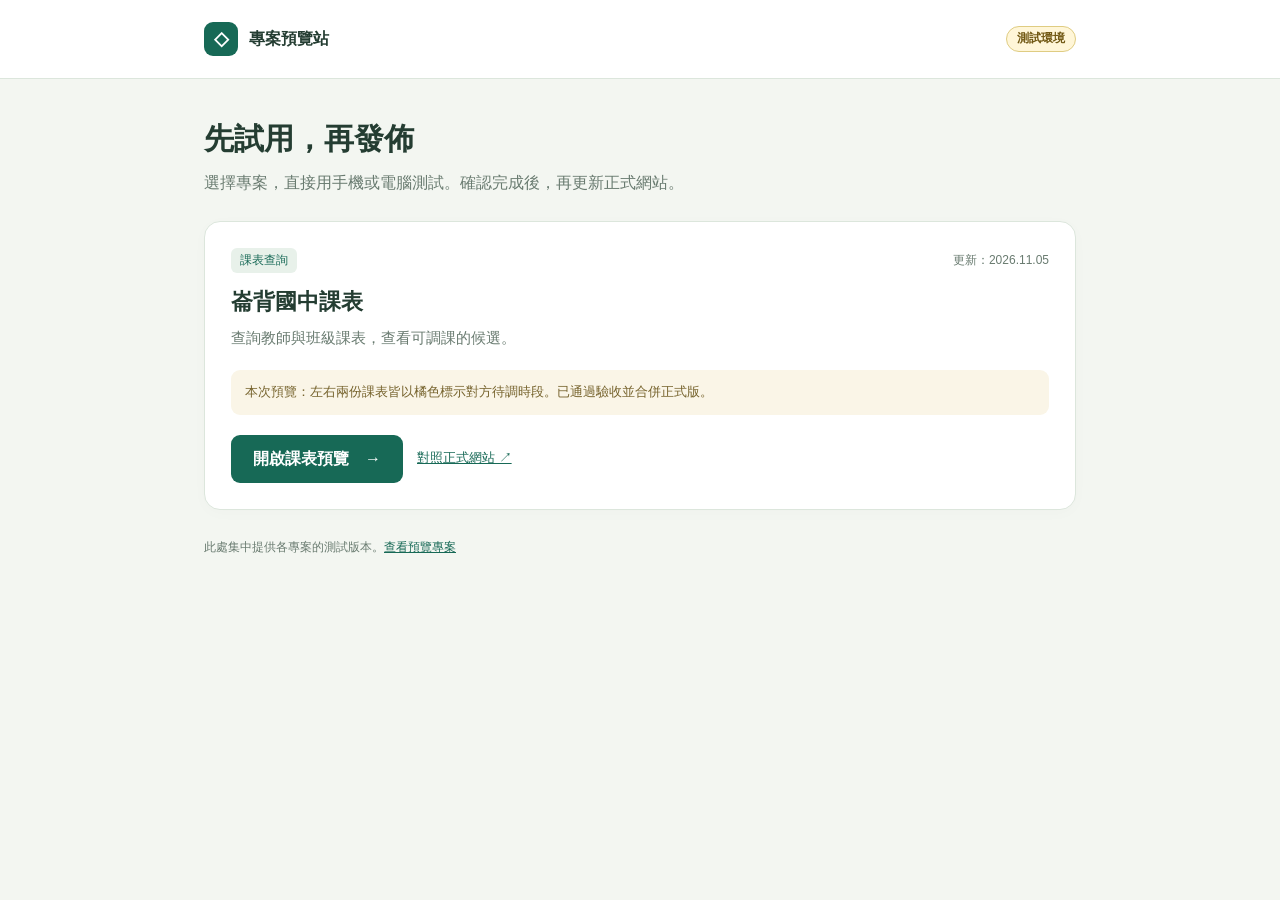
<file: index.html>
<!doctype html>
<html lang="zh-Hant"><head><meta charset="utf-8"><meta name="viewport" content="width=device-width,initial-scale=1"><meta name="robots" content="noindex,nofollow"><meta name="theme-color" content="#176956"><title>專案預覽站</title><style>
:root{color-scheme:light;--green:#176956;--ink:#243d32;--muted:#697b70;--line:#dce6dc}*{box-sizing:border-box}body{margin:0;background:#f3f6f1;color:var(--ink);font-family:-apple-system,BlinkMacSystemFont,"PingFang TC",sans-serif;line-height:1.6}header{background:#fff;border-bottom:1px solid var(--line)}.wrap{width:min(920px,100%);margin:auto;padding:22px 24px}.brand{display:flex;gap:11px;align-items:center;font-weight:650}.icon{display:grid;place-items:center;width:34px;height:34px;border-radius:9px;background:var(--green);color:white;font-size:19px}.label{font-size:12px;border:1px solid #dfcc82;color:#715813;background:#fff6d8;border-radius:20px;padding:2px 10px;margin-left:auto}main.wrap{padding-top:40px}h1{font-size:30px;line-height:1.35;margin:0 0 10px}p{color:var(--muted);margin:0 0 24px}.card{background:#fff;border:1px solid var(--line);border-radius:16px;padding:26px;margin-top:26px;box-shadow:0 3px 16px #23413705}.card-top{display:flex;align-items:center;gap:12px;justify-content:space-between}.tag{font-size:12px;border-radius:6px;background:#e8f1ea;color:var(--green);padding:3px 9px}h2{font-size:22px;line-height:1.4;margin:14px 0 8px}.card p{font-size:15px;margin-bottom:20px}.note{padding:12px 14px;border-radius:9px;background:#faf5e7;color:#76632d;font-size:13px;margin:0 0 20px}.actions{display:flex;flex-wrap:wrap;align-items:center;gap:14px}.button{display:inline-flex;justify-content:center;align-items:center;min-height:48px;padding:10px 22px;border-radius:9px;background:var(--green);color:#fff;text-decoration:none;font-weight:600}.button:hover{background:#105744}a:focus-visible{outline:3px solid #d3a527;outline-offset:4px}.secondary{font-size:13px;color:var(--green)}.date{font-size:12px;color:var(--muted)}footer{padding:28px 0;color:var(--muted);font-size:12px}footer a{color:var(--green)}@media(max-width:600px){.wrap{padding:18px}main.wrap{padding-top:28px}h1{font-size:27px}.card{padding:20px;margin-top:20px}.button{width:100%}.actions{gap:12px}h2{font-size:21px}}
</style></head><body><header><div class="wrap brand"><span class="icon" aria-hidden="true">◇</span><span>專案預覽站</span><span class="label">測試環境</span></div></header><main class="wrap"><h1>先試用，再發佈</h1><p>選擇專案，直接用手機或電腦測試。確認完成後，再更新正式網站。</p><article class="card"><div class="card-top"><span class="tag">課表查詢</span><span class="date">更新：2026.11.05</span></div><h2>崙背國中課表</h2><p>查詢教師與班級課表，查看可調課的候選。</p><div class="note">本次預覽：左右兩份課表皆以橘色標示對方待調時段。已通過驗收並合併正式版。</div><div class="actions"><a class="button" href="lunbei-timetable/">開啟課表預覽 <span aria-hidden="true">　→</span></a><a class="secondary" href="https://siuolhlw-oss.github.io/lunbei-timetable/" target="_blank" rel="noopener">對照正式網站 ↗</a></div></article><footer>此處集中提供各專案的測試版本。<a href="https://github.com/siuolhlw-oss/project-previews">查看預覽專案</a></footer></main></body></html>
</file>
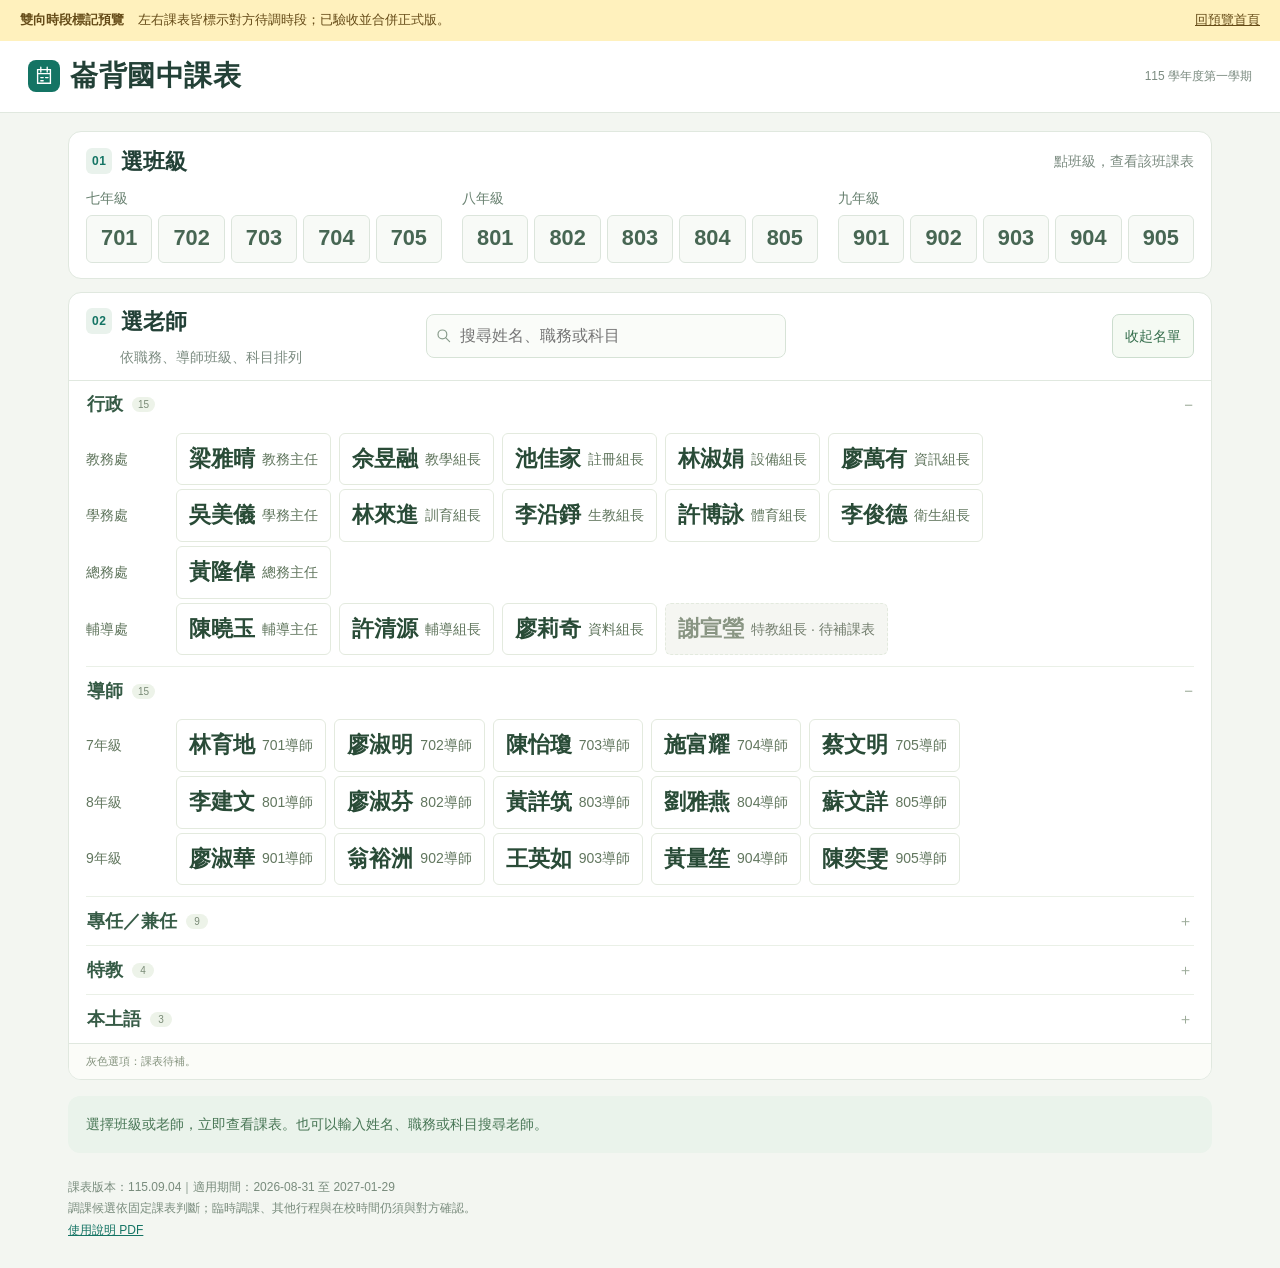
<file: lunbei-timetable/index.html>
<!doctype html>
<html lang="zh-Hant">
<head>
<meta charset="utf-8">
<meta name="viewport" content="width=device-width,initial-scale=1">
<meta name="description" content="崙背國中教師與班級課表查詢。手機單日與整週模式，並提供同班無衝堂的直接調課候選。">
<meta name="theme-color" content="#147464">
<title>預覽｜崙背國中課表</title>
<meta name="robots" content="noindex,nofollow">
<style>.preview-notice{padding:10px 20px;background:#fff1bd;color:#654b17;font:13px/1.6 -apple-system,BlinkMacSystemFont,"PingFang TC",sans-serif;display:flex;flex-wrap:wrap;gap:4px 14px;align-items:center}.preview-notice strong{font-size:13px}.preview-notice a{color:#654b17;margin-left:auto;white-space:nowrap}</style>
<link rel="icon" href="favicon.svg" type="image/svg+xml">
<link rel="stylesheet" href="style.css?v=20261104-type1">
<link rel="stylesheet" href="flow.css?v=20261104-marker1">
<link rel="stylesheet" href="candidate-preview.css?v=20261104-marker1">
<script defer src="config.js?v=20261104-reciprocal1"></script>
<script defer src="selection-data.js?v=20261104-role1"></script>
<script defer src="timetable-data.js"></script>
<script defer src="menu.js?v=20261104-search1"></script>
<script defer src="timetable-engine.js"></script>
<script defer src="candidate-preview.js?v=20261104-reciprocal1"></script>
<script defer src="app.js?v=20261104-week1"></script>
</head><body>
<aside class="preview-notice" aria-label="預覽版本說明"><strong>雙向時段標記預覽</strong><span>左右課表皆標示對方待調時段；已驗收並合併正式版。</span><a href="../">回預覽首頁</a></aside>
<header><div class="brand"><svg viewBox="0 0 40 40" fill="none" aria-hidden="true"><rect width="40" height="40" rx="10" fill="#147464"/><path d="M12 12h16v17H12zM12 17h16M16 9v6M24 9v6M16 22h3M22 22h3M16 26h3" stroke="white" stroke-width="1.7" stroke-linecap="round"/></svg>崙背國中課表</div><span class="semester" id="semester">115 學年度第一學期</span></header>
<main><section class="panel" aria-label="班級選單"><div class="panel-title"><div class="title"><span class="step">01</span>選班級</div><span class="hint">點班級，查看該班課表</span></div><div class="classes" id="classes"></div></section>
<section class="panel teacher-panel" aria-label="教師選單"><div class="teacher-head"><div><div class="title"><span class="step">02</span>選老師<span class="hint">依職務、導師班級、科目排列</span></div></div><div class="search"><svg viewBox="0 0 20 20" fill="none" aria-hidden="true"><circle cx="8" cy="8" r="5.5" stroke-width="1.5"/><path d="m12 12 5 5" stroke-width="1.5" stroke-linecap="round"/></svg><input id="teacher-search" type="search" aria-label="搜尋教師姓名、職務或科目" placeholder="搜尋姓名、職務或科目"></div></div><div class="teacher-sections" id="teacher-sections"></div><div class="no-results" role="status">找不到符合的老師，請試試姓名或職務。</div><div class="teacher-footer">灰色選項：課表待補。</div></section>
<section class="empty-state" id="empty-state">選擇班級或老師，立即查看課表。也可以輸入姓名、職務或科目搜尋老師。</section></main>
<footer class="site-footer"><div id="data-version">課表版本：115.09.04</div><div>調課候選依固定課表判斷；臨時調課、其他行程與在校時間仍須與對方確認。</div><a id="manual-link" href="user-manual.pdf" target="_blank" rel="noopener">使用說明 PDF</a></footer><noscript>請啟用瀏覽器的 JavaScript，才能查詢課表。</noscript></body></html>
</file>
<file: lunbei-timetable/style.css>
:root{--ink:#234137;--muted:#7b8b80;--green:#147464;--line:#e0e8df;--bg:#f3f6f1}*{box-sizing:border-box}body{margin:0;font:15px/1.5 -apple-system,BlinkMacSystemFont,"PingFang TC",sans-serif;background:var(--bg);color:var(--ink)}button,input{font:inherit}button{cursor:pointer}button:focus-visible,input:focus-visible,summary:focus-visible{outline:3px solid #69ae99;outline-offset:2px}header{height:59px;border-bottom:1px solid var(--line);background:white;padding:0 28px;display:flex;align-items:center;justify-content:space-between}.brand{display:flex;align-items:center;gap:10px;font-size:20px;font-weight:650;letter-spacing:.5px}.brand svg{width:32px;height:32px}.semester{font-size:12px;color:var(--muted)}main{padding:18px 28px 16px}.panel{background:white;border:1px solid var(--line);border-radius:13px;overflow:hidden}.panel-title{display:flex;justify-content:space-between;align-items:center;padding:13px 17px 10px;gap:12px}.title{display:flex;align-items:center;gap:9px;font-size:17px;font-weight:600}.step{font-size:11px;color:var(--green);background:#e9f2ec;border-radius:6px;padding:4px 6px;letter-spacing:.5px}.hint{font-size:12px;color:var(--muted)}.classes{display:flex;gap:23px;padding:0 17px 15px}.class-group{flex:1;display:flex;align-items:center;gap:10px}.class-label{font-size:12px;color:#688170;white-space:nowrap}.class-buttons{display:flex;flex:1;gap:5px}.class-button{border:1px solid #dce5dc;border-radius:6px;background:#f8faf7;color:#476653;font-size:14px;height:34px;flex:1;min-width:0}.class-button:hover,.teacher-button:hover{border-color:#89b6a2;background:#f0f7f1}.class-button.active,.teacher-button.active{background:var(--green);border-color:var(--green);color:white}.teacher-panel{margin-top:13px}.teacher-head{padding:12px 17px;display:flex;justify-content:space-between;align-items:center;border-bottom:1px solid var(--line);gap:14px}.teacher-head .hint{font-size:11px;margin-left:7px}.search{position:relative;width:260px}.search input{width:100%;height:36px;border:1px solid #d7e3d7;border-radius:8px;background:#fafcf9;padding:8px 10px 8px 33px;font-size:13px}.search svg{position:absolute;left:10px;top:10px;width:16px;height:16px;stroke:#899c8c}.teacher-sections{padding:0 17px}.group{border-bottom:1px solid #eaf0e7}.group:last-child{border-bottom:0}.group summary{cursor:pointer;list-style:none;display:flex;justify-content:space-between;align-items:center;padding:8px 1px;color:#365b46;font-size:13px;font-weight:600;min-height:35px}.group summary::-webkit-details-marker{display:none}.summary-left{display:flex;align-items:center;gap:9px}.subject-summary{display:block}.subject-summary>.summary-line{display:flex;align-items:center;gap:9px}.subject-summary small{display:block;font-size:10px;font-weight:400;color:#8c9a82;margin-top:4px;line-height:1.6}.count{background:#edf3e9;border-radius:15px;min-width:22px;padding:0 6px;font-size:10px;color:#7a8b77;font-weight:400;text-align:center}.group summary:after{content:'＋';color:#9baa98;font-size:15px;font-weight:400}.group[open] summary:after{content:'−'}.group-body{padding:0 0 7px}.teacher-row{display:flex;gap:10px;align-items:center;margin:4px 0;min-height:33px}.row-label{width:63px;flex-shrink:0;color:#8b9b89;font-size:11px}.people{display:flex;gap:6px;flex-wrap:wrap}.teacher-button{display:flex;align-items:center;gap:7px;min-height:32px;padding:5px 9px;border:1px solid #e3eade;border-radius:6px;background:#fff;color:#294b37;white-space:nowrap}.name{font-size:14px;font-weight:500}.role{font-size:10px;color:#91a18b}.active .role{color:#c9e7d7}.teacher-button.missing{color:#899583;background:#f5f6f2;border-style:dashed;cursor:not-allowed}.teacher-button.missing .role{color:#9da795}.subject-order{font-size:10px;color:#85937e;margin:0 1px 7px;line-height:1.6}.mini-note{font-size:11px;color:#9b8c67;background:#fbf8ef;border-radius:6px;padding:7px 9px;margin:4px 0 7px}.teacher-footer{border-top:1px solid var(--line);padding:9px 17px;font-size:11px;color:#879580;background:#fbfcf8}.result{display:flex;justify-content:space-between;align-items:center;margin-top:13px;border-radius:10px;padding:12px 16px;background:#e7f1e8;color:#426d50;font-size:13px}.result strong{font-size:15px;color:#2c6548}.preview-label{font-size:11px;color:#8a9885}.no-results{display:none;font-size:14px;padding:18px;color:var(--muted)}[hidden]{display:none!important}
@media(max-width:650px){header{height:62px;padding:0 18px}.brand{font-size:19px}.brand svg{width:29px}.semester{display:none}main{padding:16px}.panel-title{padding:13px 13px 9px}.title{font-size:17px}.panel-title .hint{font-size:10px}.classes{display:block;padding:0 13px 13px}.class-group{gap:8px;margin-top:8px}.class-label{font-size:11px;width:36px}.class-buttons{gap:5px}.class-button{height:36px;font-size:14px}.teacher-head{display:block;padding:13px}.teacher-head .hint{display:block;margin:2px 0 0 34px;font-size:10px}.search{width:100%;margin-top:12px}.search input{height:39px;font-size:14px}.search svg{top:12px}.teacher-sections{padding:0 13px}.group summary{min-height:47px;font-size:14px}.group-body{padding-bottom:8px}.teacher-row{display:block;margin:8px 0}.row-label{display:block;width:auto;margin-bottom:5px;font-size:11px}.people{gap:6px;display:grid;grid-template-columns:repeat(2,minmax(0,1fr))}.teacher-button{padding:8px 9px;min-height:45px;display:block;text-align:left}.name{display:block;font-size:14px}.role{display:block;font-size:10px;margin-top:2px}.subject-order{font-size:10px;margin-bottom:10px}.teacher-footer{padding:10px 13px;font-size:10px}.result{display:block;padding:12px 14px;font-size:12px}.result strong{display:block;margin-top:3px}.preview-label{display:block;font-size:10px;margin-top:5px}.mini-note{font-size:10px}}

.site-footer{max-width:1200px;margin:8px auto 26px;padding:0 28px;color:#788b7c;font-size:12px;line-height:1.8}.site-footer a{color:#147464}.empty-state{margin-top:16px;padding:18px;background:#eaf3eb;border-radius:12px;color:#487655;font-size:14px}main{max-width:1200px;margin:auto}header{gap:16px}.brand{white-space:nowrap}@media(max-width:650px){.site-footer{padding:0 16px}.brand{font-size:19px}}

/* Keep names readable on small screens; make room by reflowing controls. */
:root {
  --font-name: clamp(1.25rem, 1.2rem + .2vw, 1.375rem);
  --font-section: clamp(1.25rem, 1.15rem + .3vw, 1.375rem);
}
header { height: auto; min-height: 72px; padding-block: 12px; flex-wrap: wrap; }
.brand { font-size: clamp(1.5rem, 1.35rem + .6vw, 1.75rem); white-space: normal; }
.brand svg { flex-shrink: 0; }
.title { font-size: var(--font-section); flex-wrap: wrap; }
.panel-title { flex-wrap: wrap; gap: 6px 12px; }
.hint, .panel-title .hint { font-size: .875rem; }
.step { font-size: .75rem; }
.classes { display: grid; grid-template-columns: repeat(3, minmax(0, 1fr)); gap: 20px; }
.class-group { display: block; min-width: 0; }
.class-label { display: block; width: auto; margin-bottom: 6px; font-size: .875rem; }
.class-buttons { display: grid; grid-template-columns: repeat(auto-fit, minmax(min(100%, 2.75rem), 1fr)); gap: 6px; }
.class-button { font-size: var(--font-name); font-weight: 600; height: auto; min-height: 48px; padding: 6px 2px; }
.teacher-head { flex-wrap: wrap; }
.teacher-head > div:first-child { min-width: 0; }
.teacher-head .hint { flex-basis: 100%; margin: 0 0 0 34px; font-size: .875rem; font-weight: 400; }
.search { flex: 1 1 240px; max-width: 360px; }
.search input { min-height: 44px; height: auto; font-size: 1rem; }
.search svg { top: 14px; }
.group summary { font-size: 1.125rem; min-height: 48px; }
.row-label { width: 80px; font-size: .875rem; color: #61765e; }
.people { min-width: 0; flex: 1; gap: 8px; }
.teacher-button { min-width: 0; max-width: 100%; min-height: 48px; padding: 9px 12px; flex-wrap: wrap; white-space: normal; text-align: left; }
.name { font-size: var(--font-name); font-weight: 600; overflow-wrap: anywhere; }
.role { font-size: .875rem; color: #61765e; overflow-wrap: anywhere; }
.teacher-button.missing .role { color: #737e6e; }
@media (max-width: 999px) {
  .classes { grid-template-columns: minmax(0, 1fr); gap: 10px; }
}
@media (max-width: 650px) {
  .class-group { margin-top: 0; }
  .class-label { width: auto; }
  .teacher-head > div:first-child { flex: 1 1 150px; }
  .teacher-head .hint { margin-left: 0; }
  .search { max-width: none; margin-top: 0; }
  .row-label { width: auto; }
  .people { grid-template-columns: repeat(auto-fit, minmax(min(100%, 7rem), 1fr)); }
  .teacher-button { display: block; min-height: 76px; padding: 9px 10px; }
}
</file>
<file: lunbei-timetable/flow.css>
.teacher-toggle{margin-left:auto;padding:6px 12px;border:1px solid #ccddce;border-radius:7px;background:#f5faf3;color:#356e4c;white-space:nowrap;font-size:12px}.teacher-panel.collapsed #teacher-sections,.teacher-panel.collapsed .teacher-footer,.teacher-panel.collapsed .search,.teacher-panel.collapsed .teacher-head .hint{display:none}.teacher-panel.collapsed .teacher-head{border-bottom:0}.teacher-panel.collapsed .teacher-head:after{content:attr(data-selected);font-size:13px;color:#547c5c}.teacher-panel.collapsed .teacher-toggle{order:3}.result{display:none}
#schedule{margin-top:16px;scroll-margin-top:16px;background:#fff;border:1px solid var(--line);border-radius:13px;padding:18px}.schedule-head{display:flex;justify-content:space-between;align-items:flex-start;gap:12px}.schedule-head h2{margin:0;font-size:23px;line-height:1.35}.schedule-meta{font-size:11px;color:#8a9b87;margin:4px 0 0}.schedule-actions{display:flex;gap:6px}.schedule-actions button{border:1px solid #dae6d7;border-radius:7px;padding:7px 11px;font-size:12px;color:#4b7755;background:#fafcf8;white-space:nowrap}.schedule-helper{margin:14px 0 9px;font-size:12px;color:#73886f}.mode-controls{display:none}.week-table{border-collapse:separate;border-spacing:0;table-layout:fixed;width:100%;border:1px solid #e3ebdf;border-radius:8px;overflow:hidden}.week-table th{font-size:12px;font-weight:500;background:#f7faf4;color:#758b70;height:30px}.week-table th:first-child{width:60px}.week-table td{vertical-align:middle;border-top:1px solid #edf1e8;border-left:1px solid #edf1e8;padding:3px;height:46px}.week-table td:first-child{border-left:0;text-align:center;background:#fcfdf9;font-size:12px;color:#607f5b}.period-time{display:block;font-size:9px;color:#92a18b}.lesson-cell{width:100%;height:100%;min-height:38px;border:0;border-radius:5px;padding:4px 7px;background:#edf4fc;text-align:left;color:#3f6588;line-height:1.3}.lesson-cell strong{font-size:14px;font-weight:550;display:block}.lesson-cell small{display:block;font-size:11px;margin-top:2px;color:#718ba0}.lesson-cell:hover,.lesson-cell:focus-visible{background:#dfebf8}.lesson-cell.selected{background:#147464;color:white}.lesson-cell.selected small{color:#c4e5d6}.no-class{font-size:10px;color:#bac5b4;display:block;text-align:center}.lunch-row td{height:19px!important;min-height:0;padding:0;text-align:center!important;font-size:9px!important;background:#f6f8f0!important;color:#9cab91!important;letter-spacing:2px}.schedule-footer{font-size:11px;color:#94a18b;margin:10px 0 0}.weekday-buttons,.schedule-day{display:none}.candidate-panel{margin-top:16px;border:1px solid #cfe0cc;background:#f5faf2;border-radius:11px;padding:16px}.candidate-header{display:flex;justify-content:space-between;gap:10px}.candidate-header h3{margin:0;font-size:18px}.candidate-header button{border:0;background:none;color:#67895f;font-size:18px;min-width:32px}.selected-lesson{color:#68845d;font-size:12px;margin:5px 0 12px}.candidate-list{display:grid;grid-template-columns:repeat(3,minmax(0,1fr));gap:9px}.candidate-item{padding:12px;background:white;border:1px solid #dde8d6;border-radius:8px;font-size:13px}.candidate-item strong{display:block;font-size:14px;margin-bottom:4px}.candidate-item small{color:#8ba07f}.candidate-disclaimer{font-size:11px;color:#8a8f70;margin:12px 0 0}.candidate-empty{font-size:13px;color:#718761;line-height:1.7}
@media(max-width:650px){.teacher-head{display:flex;flex-wrap:wrap;align-items:center}.teacher-head>.search{flex-basis:100%}.teacher-panel.collapsed .teacher-head{padding:12px 13px}.teacher-panel.collapsed .teacher-head:after{display:none}.teacher-toggle{font-size:12px}.teacher-panel.collapsed{margin-top:10px}#schedule{padding:16px 12px;scroll-margin-top:12px}.schedule-head{display:block}.schedule-head h2{font-size:23px}.schedule-actions{margin-top:12px}.schedule-actions button{flex:1;min-height:36px}.schedule-meta{font-size:11px}.mode-controls{display:flex;gap:4px;padding:4px;margin:16px 0 12px;background:#eaf1e7;border-radius:9px}.mode-controls button{flex:1;min-height:35px;border:0;border-radius:6px;background:transparent;color:#6f8766;font-size:13px}.mode-controls button[aria-pressed=true]{background:#fff;color:#147464;box-shadow:0 1px 4px #24401812;font-weight:600}.schedule-helper{font-size:11px;margin-top:10px}.week-table th:first-child{width:33px}.week-table th{font-size:10px}.week-table td{height:50px;padding:2px}.lesson-cell{padding:3px 1px;text-align:center;min-height:44px}.lesson-cell strong{font-size:10px;overflow-wrap:anywhere}.lesson-cell small{font-size:10px}.period-time{font-size:8px}.no-class{font-size:9px}#schedule[data-mode=day] .week-table{display:none}#schedule[data-mode=day] .weekday-buttons{display:flex;gap:6px;margin:0 0 12px}#schedule[data-mode=day] .schedule-day{display:block}.weekday-buttons button{flex:1;border:1px solid #dbe6d5;border-radius:7px;background:white;padding:8px 0;color:#7d9473;font-size:13px}.weekday-buttons button[aria-pressed=true]{background:#147464;color:white;border-color:#147464}.day-slot{display:flex;gap:10px;align-items:center;margin:9px 0;min-height:62px}.day-slot-time{flex:0 0 47px;text-align:center;font-size:12px;color:#69815e}.day-slot-time small{display:block;font-size:9px;color:#a0ae94}.day-slot .lesson-cell{flex:1;min-height:62px;text-align:left;padding:10px 13px;border:1px solid #d7e6ef;border-radius:9px}.day-slot .lesson-cell strong{font-size:16px}.day-slot .lesson-cell small{font-size:12px}.day-empty{flex:1;border:1px dashed #dfe7d7;border-radius:9px;padding:15px;color:#a7b39d;font-size:12px}.candidate-list{grid-template-columns:1fr}.candidate-panel{padding:13px}.candidate-header h3{font-size:17px}.candidate-item strong{font-size:15px}}
@media(prefers-reduced-motion:reduce){html{scroll-behavior:auto}}

#schedule:focus{outline:none}

.schedule-actions{flex-wrap:wrap}.schedule-actions [data-return-class],.quick-nav [data-return-class]{background:#e7f3ed;border-color:#8ebca9;color:#165f4e;font-weight:600}.lesson-summary{display:flex;align-items:center;justify-content:space-between;gap:10px;margin-top:14px;padding:10px 12px;border:1px solid #cfe0d8;border-radius:8px;background:#f0f7f3}.lesson-summary p{margin:0;font-size:12px;color:#35634b}.lesson-summary button{flex-shrink:0;border:1px solid #a3c5b8;border-radius:6px;background:#fff;color:#165f4e;padding:8px 10px;font-size:12px;min-height:40px}.candidate-panel:focus{outline:none}.lesson-cell[aria-current=true]{box-shadow:inset 0 0 0 2px #095e50}
@media(max-width:650px){.schedule-actions [data-return-class]{flex-basis:100%}.lesson-summary{display:block}.lesson-summary button{margin-top:8px;width:100%}.quick-nav.has-class-origin{display:grid;grid-template-columns:repeat(2,minmax(0,1fr))}body.has-quick-nav.has-class-origin{padding-bottom:calc(138px + env(safe-area-inset-bottom))}}

.schedule-head h2{display:inline}.schedule-status{display:inline-block;vertical-align:middle;margin:0 0 3px 9px;padding:3px 8px;border-radius:20px;background:#fbefd7;color:#87601f;font-size:11px;white-space:nowrap}.schedule-notice{margin:12px 0 0;padding:9px 11px;border:1px solid #eddfbe;border-radius:8px;background:#fffbf2;color:#836e41;font-size:12px;line-height:1.6}.unknown-class{display:block;text-align:center;color:#8d897d;font-size:11px}.partial-lesson{cursor:default}.partial-lesson:hover{background:#edf4fc}@media(max-width:650px){.schedule-status{font-size:10px}.schedule-notice{font-size:11px}.unknown-class{font-size:10px}}

/* Blank daily cells retain their full slot height, without placeholder text. */
.day-empty { min-height: 62px; }
/* Keep navigation reachable below long timetable and candidate lists. */
.quick-nav{position:fixed;z-index:20;right:24px;bottom:16px;display:flex;gap:6px;padding:8px;border:1px solid var(--line);border-radius:12px;background:#fff;box-shadow:0 4px 24px #23413726}.quick-nav button{min-height:44px;padding:10px 14px;border:1px solid #d9e5d9;border-radius:8px;background:#f6faf4;color:#35634b;font-size:14px;white-space:nowrap}.quick-nav button[data-quick=teacher]{background:var(--green);border-color:var(--green);color:#fff;font-weight:600}body.has-quick-nav{padding-bottom:88px}
@media(max-width:650px){.quick-nav{left:0;right:0;bottom:0;padding:9px 12px calc(9px + env(safe-area-inset-bottom));border-radius:0;border-width:1px 0 0;gap:6px}.quick-nav button{flex:1;min-width:0;padding:10px 6px;font-size:13px}body.has-quick-nav{padding-bottom:calc(82px + env(safe-area-inset-bottom))}}

/* Larger labels and daily lessons; the dense weekly grid keeps its sizing. */
.schedule-head h2 { font-size: clamp(1.625rem, 1.5rem + .4vw, 1.875rem); overflow-wrap: anywhere; }
.teacher-toggle { font-size: .875rem; min-height: 44px; }
.teacher-panel.collapsed .teacher-head:after { font-size: 1rem; }
.schedule-actions button { font-size: 1rem; min-height: 44px; white-space: normal; }
.mode-controls button, .weekday-buttons button { font-size: 1rem; min-height: 44px; }
.quick-nav button { font-size: .9375rem; white-space: normal; }
body.has-quick-nav { padding-bottom: calc(4.5rem + 16px); }
@media (max-width: 650px) {
  .teacher-head > .search { order: 3; }
  .teacher-toggle { order: 2; }
  .day-slot .lesson-cell { min-width: 0; min-height: 74px; line-height: 1.45; }
  .day-slot .lesson-cell strong { font-size: 1.125rem; }
  .day-slot .lesson-cell small { font-size: 1rem; overflow-wrap: anywhere; }
  .day-slot-time { flex-basis: 52px; font-size: .875rem; }
  .day-slot-time small { font-size: .75rem; }
  .weekday-buttons { flex-wrap: wrap; }
  .weekday-buttons button { min-width: 2.5rem; }
  .quick-nav button { padding-inline: 4px; }
  body.has-quick-nav { padding-bottom: calc(5.5rem + env(safe-area-inset-bottom)); }
  body.has-quick-nav.has-class-origin { padding-bottom: calc(9rem + env(safe-area-inset-bottom)); }
}
</file>
<file: lunbei-timetable/candidate-preview.css>
.candidate-list { grid-template-columns: minmax(0, 1fr); gap: 12px; overflow-anchor: none; }
.candidate-item { min-width: 0; padding: 0; }
.candidate-item.is-expanded { border-color: #78ab97; box-shadow: 0 0 0 1px #78ab97; }
.candidate-toggle { width: 100%; display: flex; justify-content: space-between; align-items: center; gap: 12px; padding: 14px; border: 0; border-radius: 8px; background: #fff; color: var(--ink); text-align: left; }
.candidate-toggle:hover { background: #f0f7f3; }
.candidate-toggle[aria-expanded=true] { background: #e8f3ed; border-radius: 8px 8px 0 0; }
.candidate-summary { min-width: 0; overflow-wrap: anywhere; }
.candidate-summary strong { font-size: 1rem; }
.candidate-summary > span { display: block; font-size: 1.125rem; font-weight: 600; }
.candidate-summary small { display: block; font-size: .875rem; color: #60785b; margin-top: 4px; }
.candidate-toggle-state { flex: 0 0 4.5em; font-size: .875rem; color: #176b55; text-align: center; white-space: nowrap; }
.candidate-detail { padding: 14px; border-top: 1px solid #cfe0d8; background: #fcfefb; border-radius: 0 0 8px 8px; }
.candidate-comparison { display: grid; grid-template-columns: minmax(0, 1fr); gap: 16px; }
.candidate-comparison section { min-width: 0; }
.candidate-comparison h4 { font-size: 1.25rem; margin: 2px 0 6px; overflow-wrap: anywhere; }
.compare-role { margin: 0; font-size: .875rem; color: #547661; }
.compare-lesson { margin: 0 0 12px; font-size: .875rem; color: #456c55; overflow-wrap: anywhere; }
.comparison-target .compare-lesson { display: none; }
.compare-source-summary { margin: 12px 0; padding: 12px; border: 1px solid #ddb466; border-radius: 9px; background: #fff3d7; color: #75460d; overflow-wrap: anywhere; }
.compare-source-summary b { display: block; font-size: 1rem; }
.compare-source-summary strong { margin: 3px 0; font-size: 1.25rem; }
.compare-source-summary p { margin: 0 0 10px; font-size: 1.0625rem; }
.compare-source-summary button { width: 100%; min-height: 44px; padding: 8px; font-size: 1.0625rem; border: 1px solid #bd9147; border-radius: 6px; background: #fffaf0; color: #75460d; }
.comparison-source, .comparison-target .compare-week { display: none; }
.candidate-mode-controls, .candidate-day-buttons { display: flex; gap: 5px; margin: 10px 0; flex-wrap: wrap; }
.candidate-mode-controls button, .candidate-day-buttons button { flex: 1; min-height: 44px; padding: 7px 3px; border: 1px solid #cbdcce; border-radius: 6px; color: #456c55; background: #fff; font-size: 1rem; }
.candidate-mode-controls button { min-width: 5em; }
.candidate-day-buttons button { min-width: 2.5em; }
.candidate-mode-controls button[aria-pressed=true], .candidate-day-buttons button[aria-pressed=true] { color: #fff; background: #147464; border-color: #147464; }
.candidate-day-buttons .has-origin-day { border: 2px solid #bd9147; }
.candidate-day-buttons small { display: block; font-size: .625rem; color: #8a591b; }
.candidate-day-buttons [aria-pressed=true] small { color: #fff1cd; }
.compare-legend { display: flex; gap: 4px 12px; flex-wrap: wrap; margin: 10px 0; color: #60715b; font-size: .75rem; }
.compare-legend i { display: inline-block; width: .75em; height: .75em; margin-right: 4px; border-radius: 2px; }
.legend-picked { background: #147464; }
.legend-origin { background: #fff0cc; border: 1px dashed #b26d10; }
.compare-day-title { font-size: 1rem; margin: 12px 0 6px; }
.compare-day-row { display: flex; align-items: stretch; gap: 8px; margin: 8px 0; }
.compare-time { flex: 0 0 3.5em; align-self: center; font-size: .875rem; color: #60785b; text-align: center; }
.compare-time small { display: block; font-size: .75rem; }
.compare-course { min-width: 0; padding: 8px; background: #edf4fc; color: #3f6588; border-radius: 5px; overflow-wrap: anywhere; }
.compare-course strong { display: block; font-size: 1rem; margin: 0; font-weight: 600; }
.compare-course small { display: block; font-size: .875rem; color: #607b90; }
.compare-day-row .compare-course, .compare-day-row .compare-empty { flex: 1; }
.compare-day-row .compare-course { padding: 10px; }
.compare-day-row .compare-course strong { font-size: 1.125rem; }
.compare-day-row .compare-course small { font-size: 1rem; }
.compare-empty { display: block; padding: 8px 2px; text-align: center; color: #84917c; font-size: .75rem; overflow-wrap: anywhere; }
.compare-day-row .compare-empty { min-height: 62px; border: 1px dashed #dfe7d7; border-radius: 6px; background: #f6f8f3; }
.compare-origin-slot { border: 2px dashed #b26d10; background: #fff0cc; color: #75460d; scroll-margin-block: 16px; }
.compare-origin-slot:focus-visible { outline: 3px solid #b26d10; outline-offset: 2px; }
.compare-origin-slot small { color: #75460d; }
.compare-origin-label { display: block; margin-bottom: 3px; font-size: .625rem; }
.compare-origin-subject { display: block; font-size: .75rem; }
.compare-day-row .compare-origin-label { font-size: .875rem; }
.compare-day-row .compare-origin-subject { font-size: 1.125rem; }
.compare-course.is-picked { background: #147464; color: #fff; }
.compare-course.is-picked small { color: #e2f3eb; }
.compare-picked-label { display: block; font-size: .625rem; margin-bottom: 3px; }
.compare-week-table { width: 100%; table-layout: fixed; border-collapse: collapse; }
.compare-week-table caption { font-size: .875rem; text-align: left; margin-bottom: 6px; }
.compare-week-table th, .compare-week-table td { border: 1px solid #dce6d8; padding: 2px; vertical-align: top; overflow-wrap: anywhere; }
.compare-week-table th { background: #f1f6ee; font-size: .75rem; color: #55704c; font-weight: 500; }
.compare-week-table th:first-child { width: 28px; }
.compare-week-table tbody th { vertical-align: middle; }
.compare-week-table tbody tr { height: 60px; }
.compare-week-table .compare-course { padding: 6px 3px; min-height: 54px; }
.compare-week-table .compare-course strong { font-size: .75rem; }
.compare-week-table .compare-course small { font-size: .6875rem; }
.compare-week-table .origin-prefix { display: none; }
.compare-note { margin: 12px 0 0; font-size: .75rem; color: #697e60; }
.candidate-detail[data-mode=week] .comparison-target .compare-week { display: block; }
.candidate-detail[data-mode=week] .compare-day, .candidate-detail[data-mode=week] .candidate-day-buttons { display: none; }
@media (min-width: 900px), (min-width: 568px) and (orientation: landscape) {
  .candidate-comparison { grid-template-columns: repeat(2, minmax(0, 1fr)); }
  .comparison-source, .comparison-target .compare-week { display: block; }
  .comparison-target .compare-lesson { display: block; }
  .candidate-comparison .compare-day, .candidate-mode-controls, .candidate-day-buttons, .compare-source-summary { display: none; }
}
@media (max-width: 899px) {
  .candidate-detail { padding: 10px; }
  .candidate-comparison { gap: 10px; }
  .compare-week-table .compare-course strong, .compare-week-table .compare-course small { font-size: .625rem; }
  .compare-week-table .compare-empty, .compare-week-table th { font-size: .625rem; }
  .compare-week-table th:first-child { width: 22px; }
  .compare-week-table .compare-course { padding: 4px 1px; }
}
@media (max-width: 899px) and (orientation: portrait) {
  .compare-week-table .compare-course strong, .compare-week-table .compare-origin-subject { font-size: .8125rem; }
  .compare-week-table .compare-course small, .compare-week-table th { font-size: .75rem; }
  .compare-week-table .compare-course { padding: 6px 3px; }
  .compare-week-table .compare-origin-slot { padding: 5px 2px; }
  .compare-week-table .compare-origin-slot strong { font-size: .75rem; }
  .compare-week-table .compare-origin-slot small { font-size: .6875rem; }
}
</file>
